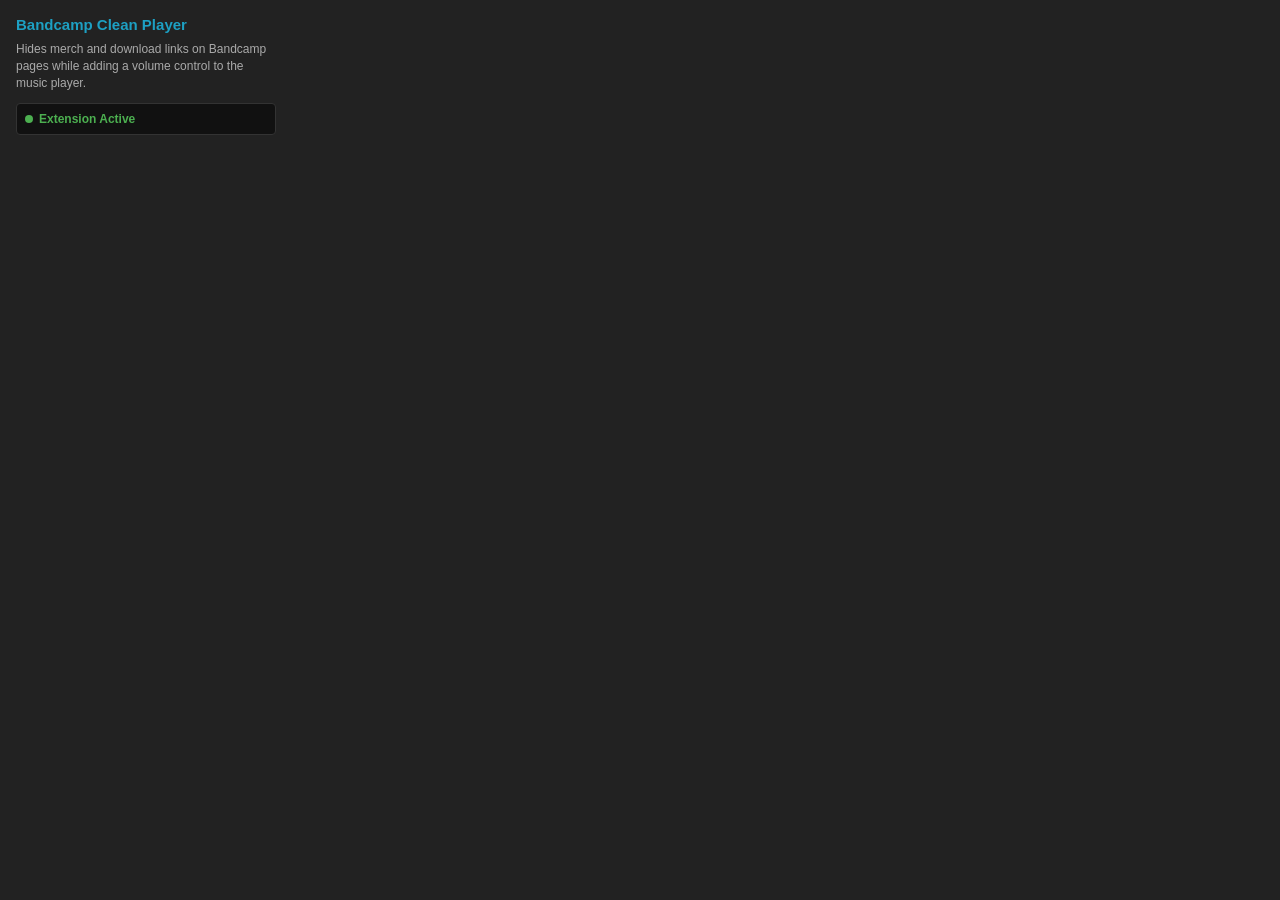
<file: BandcampCleanPlayer/popup.html>
<!DOCTYPE html>
<html lang="en">
<head>
  <meta charset="UTF-8">
  <meta name="viewport" content="width=device-width, initial-scale=1.0">
  <title>Bandcamp Clean Player</title>
  <style>
    body {
      width: 260px;
      margin: 0;
      padding: 16px;
      font-family: -apple-system, BlinkMacSystemFont, "Segoe UI", Roboto, Helvetica, Arial, sans-serif;
      background-color: #222;
      color: #eee;
    }
    h2 {
      margin: 0 0 8px 0;
      font-size: 15px;
      color: #1da0c3;
    }
    p {
      margin: 0 0 12px 0;
      font-size: 12px;
      line-height: 1.4;
      color: #aaa;
    }
    .status {
      display: flex;
      align-items: center;
      gap: 6px;
      font-size: 12px;
      font-weight: 600;
      color: #4caf50;
      background: #111;
      padding: 8px;
      border-radius: 4px;
      border: 1px solid #333;
    }
    .status-dot {
      width: 8px;
      height: 8px;
      border-radius: 50%;
      background-color: #4caf50;
    }
  </style>
</head>
<body>
  <h2>Bandcamp Clean Player</h2>
  <p>Hides merch and download links on Bandcamp pages while adding a volume control to the music player.</p>
  <div class="status">
    <span class="status-dot"></span>
    <span>Extension Active</span>
  </div>
  <script src="popup.js"></script>
</body>
</html>
</file>
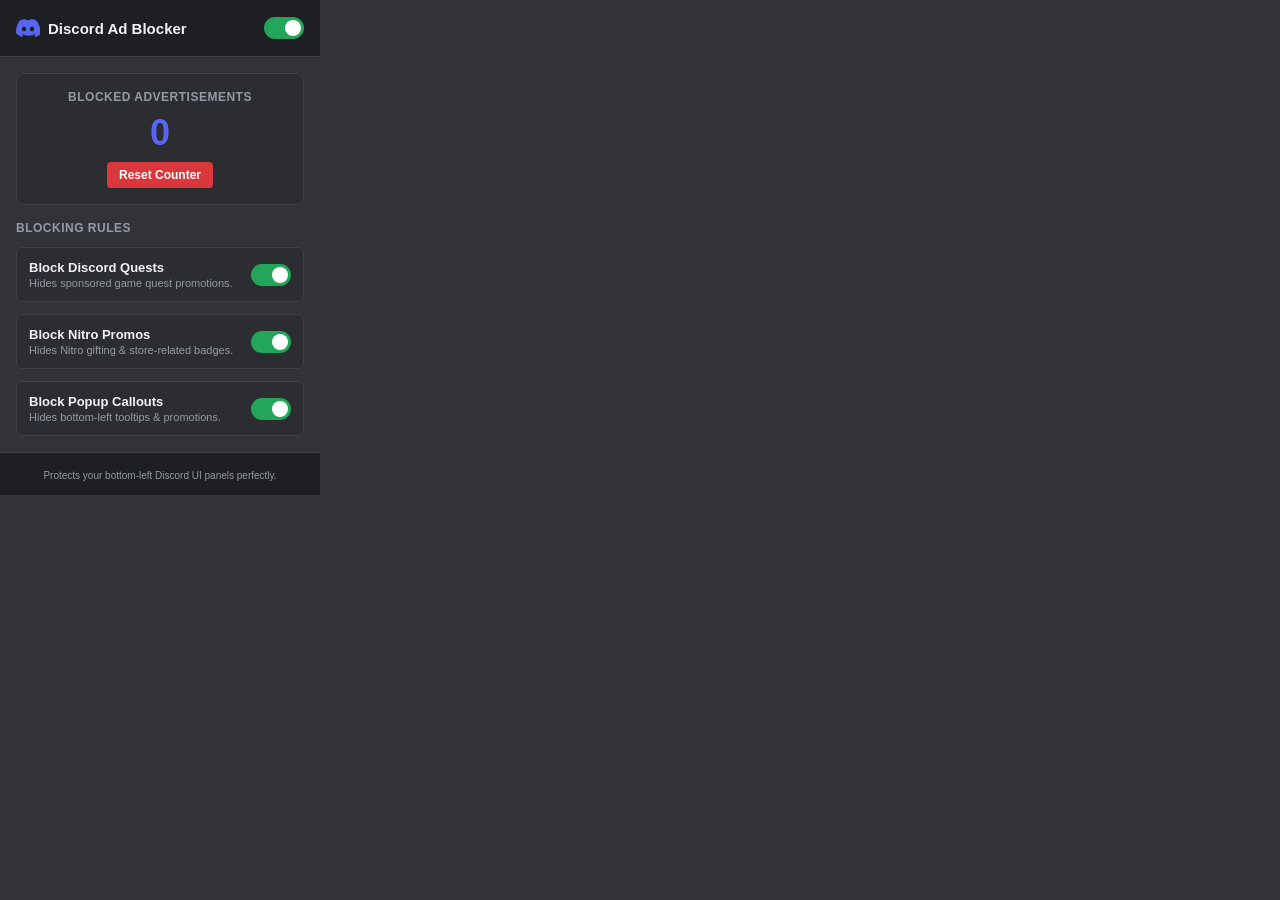
<file: DiscordBottomLeftAdBlocker/chrome-extension/popup.html>
<!DOCTYPE html>
<html lang="en">
<head>
  <meta charset="UTF-8">
  <meta name="viewport" content="width=device-width, initial-scale=1.0">
  <title>Discord Bottom-Left Ad Blocker</title>
  <link rel="stylesheet" href="styles.css">
</head>
<body>
  <div class="container">
    <header>
      <div class="logo-area">
        <svg class="logo" viewBox="0 0 127.14 96.36">
          <path fill="#5865F2" d="M107.7,8.07A105.15,105.15,0,0,0,77.26,0a77.19,77.19,0,0,0-3.3,6.83A96.67,96.67,0,0,0,53.22,6.83,77.19,77.19,0,0,0,49.88,0,105.15,105.15,0,0,0,19.44,8.07C3.66,31.58-1.86,54.65,1,77.53A105.73,105.73,0,0,0,32,96.36a77.7,77.7,0,0,0,6.63-10.85,68.43,68.43,0,0,1-10.5-5c.88-.65,1.72-1.34,2.51-2a75.58,75.58,0,0,0,73,0c.79.71,1.63,1.4,2.51,2a68.43,68.43,0,0,1-10.5,5,77.7,77.7,0,0,0,6.63,10.85,105.73,105.73,0,0,0,31-18.83C129.07,50.12,122.58,27.37,107.7,8.07ZM42.45,65.69C36.18,65.69,31,60,31,53S36.18,40.36,42.45,40.36,53.83,46,53.83,53,48.72,65.69,42.45,65.69Zm42.24,0C78.41,65.69,73.24,60,73.24,53S78.41,40.36,84.69,40.36,96.07,46,96.07,53,91,65.69,84.69,65.69Z"/>
        </svg>
        <h1>Discord Ad Blocker</h1>
      </div>
      <div class="master-control">
        <label class="switch">
          <input type="checkbox" id="master-enable" checked>
          <span class="slider round"></span>
        </label>
      </div>
    </header>

    <main>
      <div class="stats-card">
        <div class="stats-label">Blocked Advertisements</div>
        <div class="stats-value" id="blocked-count">0</div>
        <button class="btn btn-reset" id="reset-stats">Reset Counter</button>
      </div>

      <div class="settings-list">
        <h2>Blocking Rules</h2>

        <div class="setting-item">
          <div class="setting-info">
            <span class="setting-title">Block Discord Quests</span>
            <span class="setting-desc">Hides sponsored game quest promotions.</span>
          </div>
          <label class="switch">
            <input type="checkbox" id="block-quests" checked>
            <span class="slider round"></span>
          </label>
        </div>

        <div class="setting-item">
          <div class="setting-info">
            <span class="setting-title">Block Nitro Promos</span>
            <span class="setting-desc">Hides Nitro gifting & store-related badges.</span>
          </div>
          <label class="switch">
            <input type="checkbox" id="block-nitro" checked>
            <span class="slider round"></span>
          </label>
        </div>

        <div class="setting-item">
          <div class="setting-info">
            <span class="setting-title">Block Popup Callouts</span>
            <span class="setting-desc">Hides bottom-left tooltips & promotions.</span>
          </div>
          <label class="switch">
            <input type="checkbox" id="block-popups" checked>
            <span class="slider round"></span>
          </label>
        </div>
      </div>
    </main>

    <footer>
      <span>Protects your bottom-left Discord UI panels perfectly.</span>
    </footer>
  </div>
  <script src="popup.js"></script>
</body>
</html>
</file>
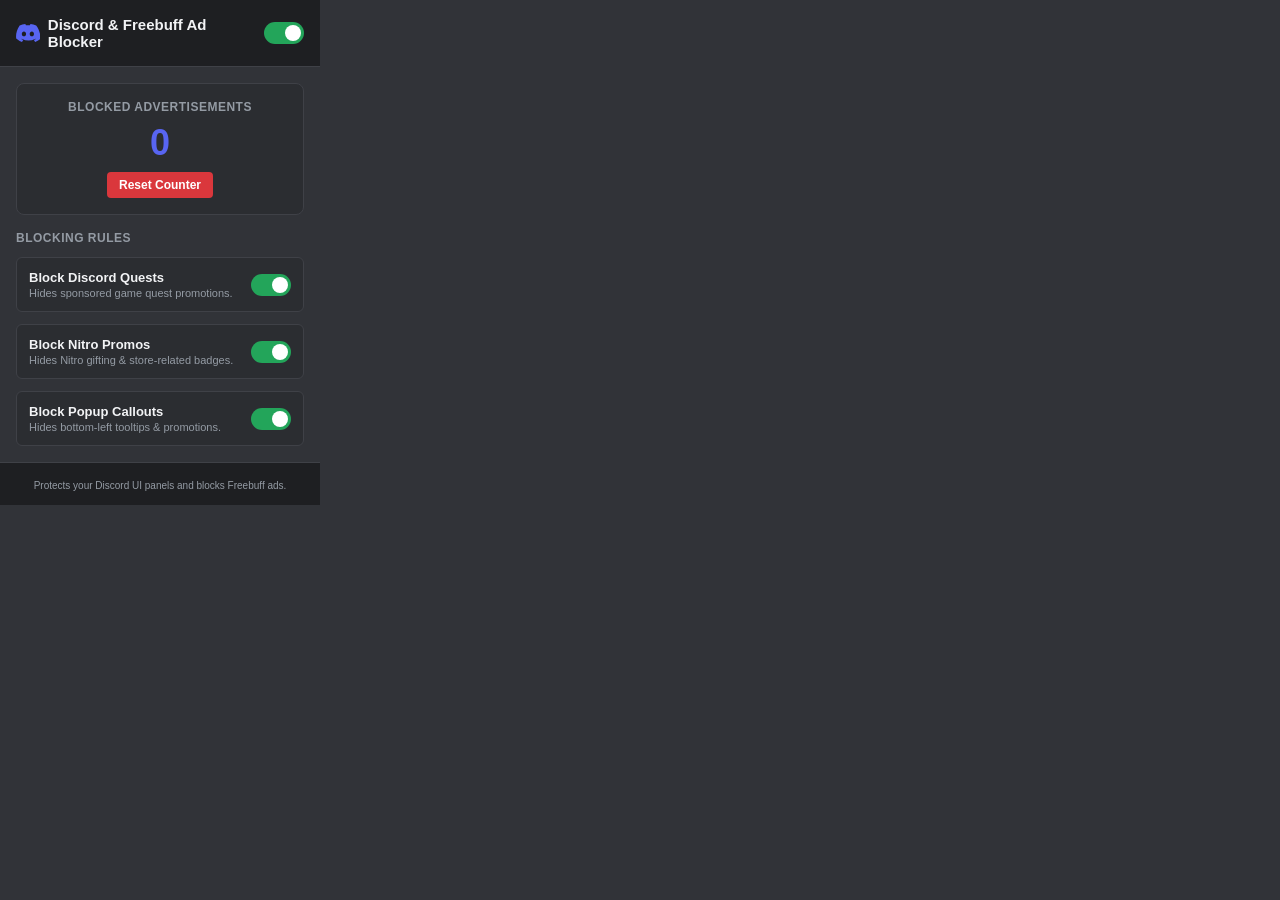
<file: extensions/DiscordBottomLeftAdBlocker/popup.html>
<!DOCTYPE html>
<html lang="en">
<head>
  <meta charset="UTF-8">
  <meta name="viewport" content="width=device-width, initial-scale=1.0">
  <title>Discord Bottom-Left Ad Blocker</title>
  <link rel="stylesheet" href="styles.css">
</head>
<body>
  <div class="container">
    <header>
      <div class="logo-area">
        <svg class="logo" viewBox="0 0 127.14 96.36">
          <path fill="#5865F2" d="M107.7,8.07A105.15,105.15,0,0,0,77.26,0a77.19,77.19,0,0,0-3.3,6.83A96.67,96.67,0,0,0,53.22,6.83,77.19,77.19,0,0,0,49.88,0,105.15,105.15,0,0,0,19.44,8.07C3.66,31.58-1.86,54.65,1,77.53A105.73,105.73,0,0,0,32,96.36a77.7,77.7,0,0,0,6.63-10.85,68.43,68.43,0,0,1-10.5-5c.88-.65,1.72-1.34,2.51-2a75.58,75.58,0,0,0,73,0c.79.71,1.63,1.4,2.51,2a68.43,68.43,0,0,1-10.5,5,77.7,77.7,0,0,0,6.63,10.85,105.73,105.73,0,0,0,31-18.83C129.07,50.12,122.58,27.37,107.7,8.07ZM42.45,65.69C36.18,65.69,31,60,31,53S36.18,40.36,42.45,40.36,53.83,46,53.83,53,48.72,65.69,42.45,65.69Zm42.24,0C78.41,65.69,73.24,60,73.24,53S78.41,40.36,84.69,40.36,96.07,46,96.07,53,91,65.69,84.69,65.69Z"/>
        </svg>
        <h1>Discord & Freebuff Ad Blocker</h1>
      </div>
      <div class="master-control">
        <label class="switch">
          <input type="checkbox" id="master-enable" checked>
          <span class="slider round"></span>
        </label>
      </div>
    </header>

    <main>
      <div class="stats-card">
        <div class="stats-label">Blocked Advertisements</div>
        <div class="stats-value" id="blocked-count">0</div>
        <button class="btn btn-reset" id="reset-stats">Reset Counter</button>
      </div>

      <div class="settings-list">
        <h2>Blocking Rules</h2>

        <div class="setting-item">
          <div class="setting-info">
            <span class="setting-title">Block Discord Quests</span>
            <span class="setting-desc">Hides sponsored game quest promotions.</span>
          </div>
          <label class="switch">
            <input type="checkbox" id="block-quests" checked>
            <span class="slider round"></span>
          </label>
        </div>

        <div class="setting-item">
          <div class="setting-info">
            <span class="setting-title">Block Nitro Promos</span>
            <span class="setting-desc">Hides Nitro gifting & store-related badges.</span>
          </div>
          <label class="switch">
            <input type="checkbox" id="block-nitro" checked>
            <span class="slider round"></span>
          </label>
        </div>

        <div class="setting-item">
          <div class="setting-info">
            <span class="setting-title">Block Popup Callouts</span>
            <span class="setting-desc">Hides bottom-left tooltips & promotions.</span>
          </div>
          <label class="switch">
            <input type="checkbox" id="block-popups" checked>
            <span class="slider round"></span>
          </label>
        </div>
      </div>
    </main>

    <footer>
      <span>Protects your Discord UI panels and blocks Freebuff ads.</span>
    </footer>
  </div>
  <script src="popup.js"></script>
</body>
</html>
</file>
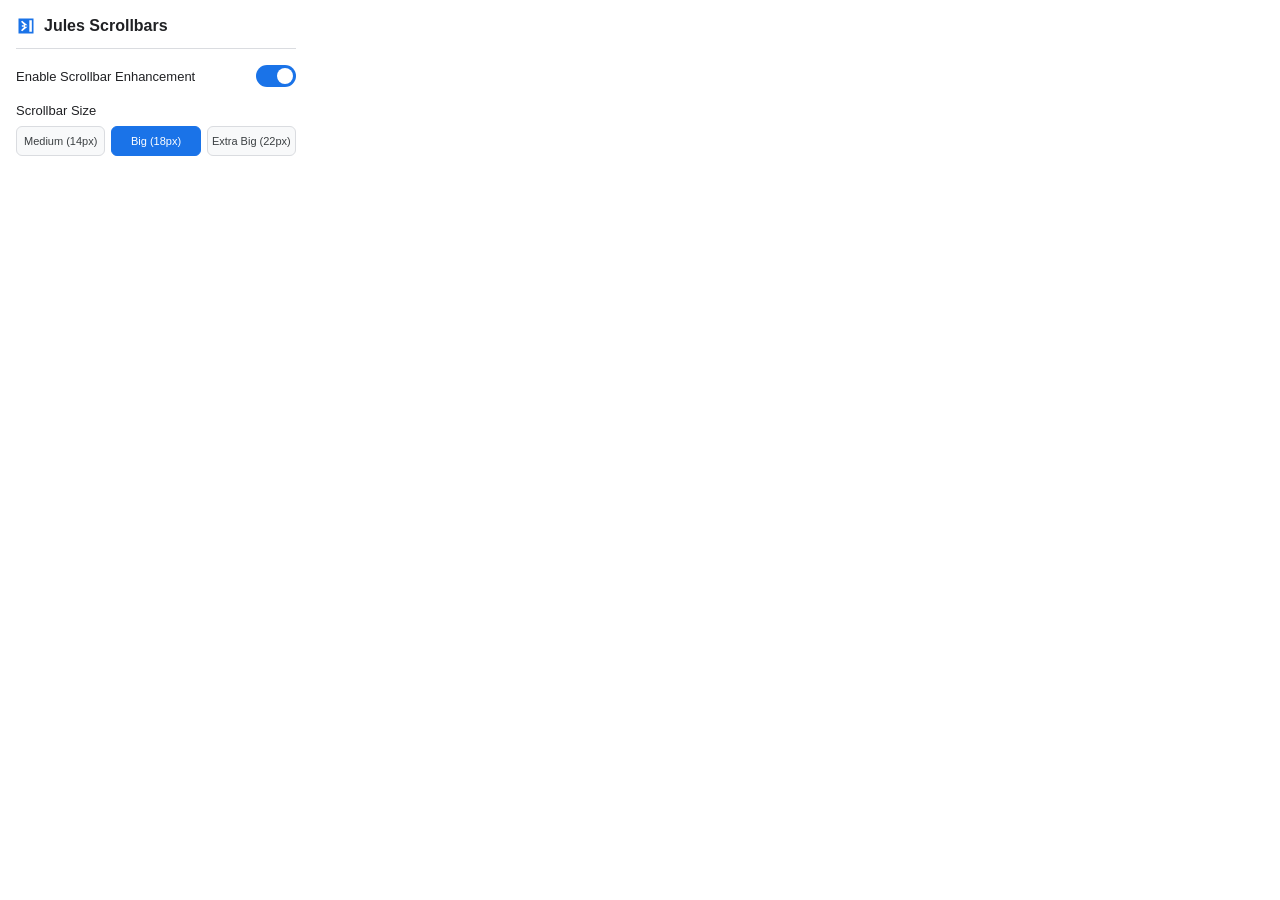
<file: extensions/JulesScrollbarEnhancer/popup.html>
<!DOCTYPE html>
<html lang="en">
<head>
  <meta charset="UTF-8">
  <meta name="viewport" content="width=device-width, initial-scale=1.0">
  <title>Jules Scrollbar Options</title>
  <link rel="stylesheet" href="popup.css">
</head>
<body>
  <div class="header">
    <div class="title-container">
      <svg class="icon" viewBox="0 0 24 24" width="20" height="20">
        <path fill="currentColor" d="M3 3h18v18H3V3zm16 16V5h-3v14h3zM6 7l4 4H7v2h3l-4 4 1.41 1.41L13.83 13H11v-2h2.83L7.41 5.59 6 7z"/>
      </svg>
      <h2>Jules Scrollbars</h2>
    </div>
  </div>

  <div class="content">
    <div class="option-row">
      <span class="option-label">Enable Scrollbar Enhancement</span>
      <label class="switch">
        <input type="checkbox" id="toggle-enabled" checked>
        <span class="slider round"></span>
      </label>
    </div>

    <div class="option-row vertical">
      <span class="option-label">Scrollbar Size</span>
      <div class="size-buttons">
        <button class="size-btn" data-size="14px">Medium (14px)</button>
        <button class="size-btn active" data-size="18px">Big (18px)</button>
        <button class="size-btn" data-size="22px">Extra Big (22px)</button>
      </div>
    </div>

    <div class="status-msg" id="status-msg">Settings saved!</div>
  </div>

  <script src="popup.js"></script>
</body>
</html>
</file>
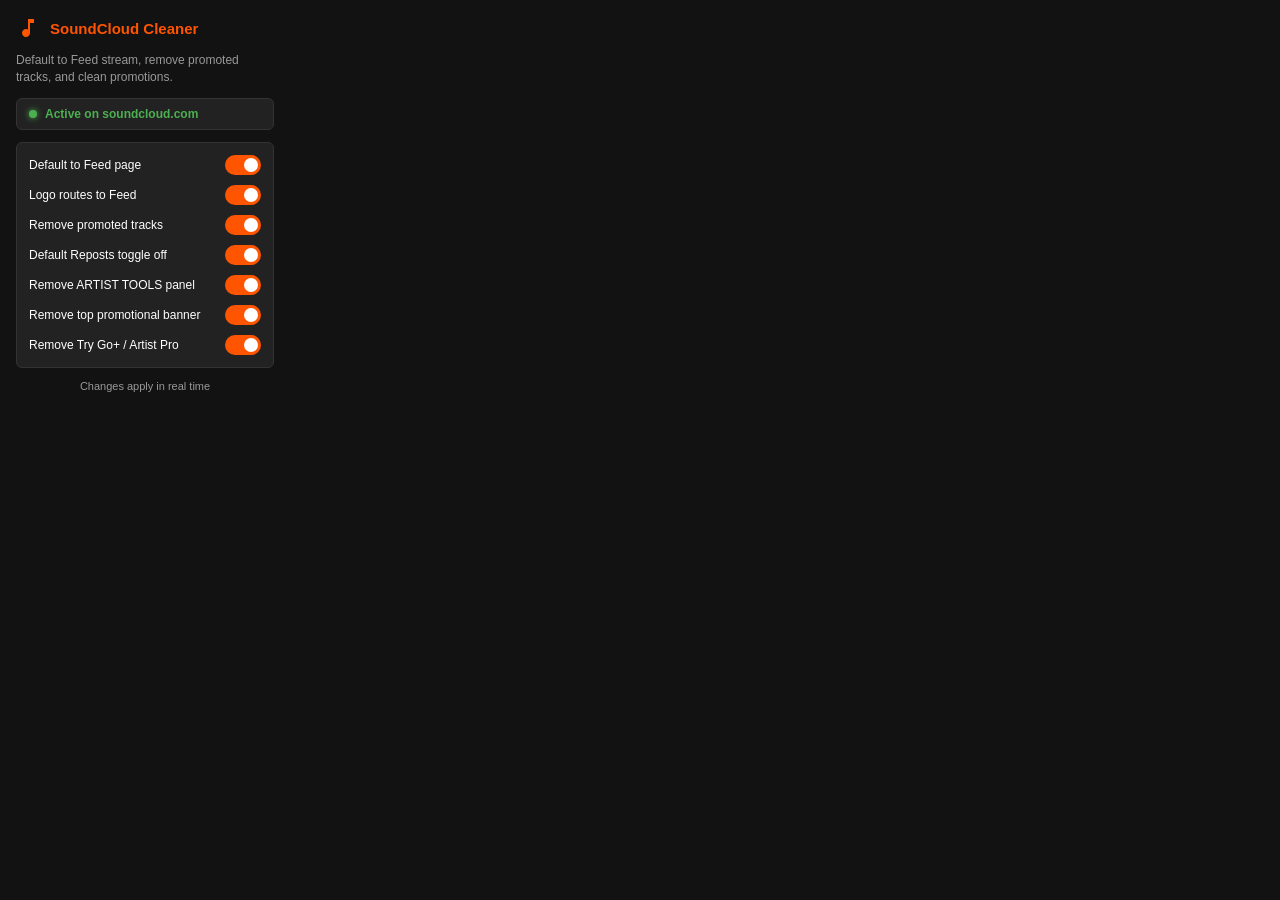
<file: extensions/SoundCloudFeedDefault/popup.html>
<!DOCTYPE html>
<html lang="en">
<head>
  <meta charset="UTF-8">
  <meta name="viewport" content="width=device-width, initial-scale=1.0">
  <title>SoundCloud Feed Default</title>
  <style>
    :root {
      --sc-orange: #ff5500;
      --sc-dark: #121212;
      --sc-card: #222222;
      --sc-text: #ffffff;
      --sc-muted: #999999;
      --sc-border: #333333;
    }

    * {
      box-sizing: border-box;
    }

    body {
      width: 290px;
      margin: 0;
      padding: 16px;
      font-family: -apple-system, BlinkMacSystemFont, "Segoe UI", Roboto, Helvetica, Arial, sans-serif;
      background-color: var(--sc-dark);
      color: var(--sc-text);
    }

    .header {
      display: flex;
      align-items: center;
      gap: 10px;
      margin-bottom: 12px;
    }

    .logo-icon {
      width: 24px;
      height: 24px;
      fill: var(--sc-orange);
    }

    h2 {
      margin: 0;
      font-size: 15px;
      font-weight: 700;
      color: var(--sc-orange);
    }

    .subtitle {
      margin: 0 0 12px 0;
      font-size: 12px;
      line-height: 1.4;
      color: var(--sc-muted);
    }

    .status-badge {
      display: flex;
      align-items: center;
      gap: 8px;
      font-size: 12px;
      font-weight: 600;
      color: #4caf50;
      background: var(--sc-card);
      padding: 8px 12px;
      border-radius: 6px;
      border: 1px solid var(--sc-border);
      margin-bottom: 12px;
    }

    .status-dot {
      width: 8px;
      height: 8px;
      border-radius: 50%;
      background-color: #4caf50;
      box-shadow: 0 0 6px #4caf50;
    }

    .settings-list {
      display: flex;
      flex-direction: column;
      gap: 10px;
      background: var(--sc-card);
      border: 1px solid var(--sc-border);
      border-radius: 6px;
      padding: 12px;
    }

    .setting-item {
      display: flex;
      align-items: center;
      justify-content: space-between;
      gap: 8px;
      cursor: pointer;
    }

    .setting-label {
      font-size: 12px;
      font-weight: 500;
      user-select: none;
    }

    /* Modern toggle switch */
    .switch {
      position: relative;
      display: inline-block;
      width: 36px;
      height: 20px;
      flex-shrink: 0;
    }

    .switch input {
      opacity: 0;
      width: 0;
      height: 0;
    }

    .slider {
      position: absolute;
      cursor: pointer;
      top: 0;
      left: 0;
      right: 0;
      bottom: 0;
      background-color: #444;
      transition: .2s ease-in-out;
      border-radius: 20px;
    }

    .slider:before {
      position: absolute;
      content: "";
      height: 14px;
      width: 14px;
      left: 3px;
      bottom: 3px;
      background-color: #fff;
      transition: .2s ease-in-out;
      border-radius: 50%;
    }

    input:checked + .slider {
      background-color: var(--sc-orange);
    }

    input:checked + .slider:before {
      transform: translateX(16px);
    }

    .footer {
      margin-top: 12px;
      font-size: 11px;
      color: var(--sc-muted);
      text-align: center;
    }
  </style>
</head>
<body>
  <div class="header">
    <svg class="logo-icon" viewBox="0 0 24 24">
      <path d="M12 3v10.55c-.59-.34-1.27-.55-2-.55-2.21 0-4 1.79-4 4s1.79 4 4 4 4-1.79 4-4V7h4V3h-6z"/>
    </svg>
    <h2>SoundCloud Cleaner</h2>
  </div>
  <p class="subtitle">Default to Feed stream, remove promoted tracks, and clean promotions.</p>

  <div class="status-badge">
    <span class="status-dot"></span>
    <span>Active on soundcloud.com</span>
  </div>

  <div class="settings-list">
    <label class="setting-item" for="defaultToFeed">
      <span class="setting-label">Default to Feed page</span>
      <span class="switch">
        <input type="checkbox" id="defaultToFeed" checked>
        <span class="slider"></span>
      </span>
    </label>

    <label class="setting-item" for="routeLogoToFeed">
      <span class="setting-label">Logo routes to Feed</span>
      <span class="switch">
        <input type="checkbox" id="routeLogoToFeed" checked>
        <span class="slider"></span>
      </span>
    </label>

    <label class="setting-item" for="removePromotedTracks">
      <span class="setting-label">Remove promoted tracks</span>
      <span class="switch">
        <input type="checkbox" id="removePromotedTracks" checked>
        <span class="slider"></span>
      </span>
    </label>

    <label class="setting-item" for="defaultRepostsOff">
      <span class="setting-label">Default Reposts toggle off</span>
      <span class="switch">
        <input type="checkbox" id="defaultRepostsOff" checked>
        <span class="slider"></span>
      </span>
    </label>

    <label class="setting-item" for="removeArtistTools">
      <span class="setting-label">Remove ARTIST TOOLS panel</span>
      <span class="switch">
        <input type="checkbox" id="removeArtistTools" checked>
        <span class="slider"></span>
      </span>
    </label>

    <label class="setting-item" for="removeTopBanner">
      <span class="setting-label">Remove top promotional banner</span>
      <span class="switch">
        <input type="checkbox" id="removeTopBanner" checked>
        <span class="slider"></span>
      </span>
    </label>

    <label class="setting-item" for="removeUpsellLinks">
      <span class="setting-label">Remove Try Go+ / Artist Pro</span>
      <span class="switch">
        <input type="checkbox" id="removeUpsellLinks" checked>
        <span class="slider"></span>
      </span>
    </label>
  </div>

  <div class="footer">Changes apply in real time</div>

  <script src="popup.js"></script>
</body>
</html>
</file>
<file: DiscordBottomLeftAdBlocker/chrome-extension/styles.css>
/* Discord Bottom-Left Ad Blocker Popup Stylesheet */
:root {
  --bg-primary: #313338;
  --bg-secondary: #2b2d31;
  --bg-tertiary: #1e1f22;
  --text-normal: #f2f3f5;
  --text-muted: #949ba4;
  --brand-blurple: #5865f2;
  --brand-active: #4752c4;
  --success-green: #23a55a;
  --danger-red: #da373c;
  --border-color: #3f4147;
}

body {
  margin: 0;
  padding: 0;
  font-family: 'gg sans', 'Noto Sans', 'Helvetica Neue', Helvetica, Arial, sans-serif;
  background-color: var(--bg-primary);
  color: var(--text-normal);
  width: 320px;
  box-sizing: border-box;
}

.container {
  display: flex;
  flex-direction: column;
}

header {
  display: flex;
  justify-content: space-between;
  align-items: center;
  padding: 16px;
  background-color: var(--bg-tertiary);
  border-bottom: 1px solid var(--border-color);
}

.logo-area {
  display: flex;
  align-items: center;
  gap: 8px;
}

.logo {
  width: 24px;
  height: 24px;
}

h1 {
  margin: 0;
  font-size: 15px;
  font-weight: 700;
  color: var(--text-normal);
}

main {
  padding: 16px;
  display: flex;
  flex-direction: column;
  gap: 16px;
}

.stats-card {
  background-color: var(--bg-secondary);
  border-radius: 8px;
  padding: 16px;
  display: flex;
  flex-direction: column;
  align-items: center;
  gap: 8px;
  border: 1px solid var(--border-color);
}

.stats-label {
  font-size: 12px;
  font-weight: 700;
  text-transform: uppercase;
  color: var(--text-muted);
  letter-spacing: 0.5px;
}

.stats-value {
  font-size: 36px;
  font-weight: 800;
  color: var(--brand-blurple);
}

.btn {
  background: none;
  border: none;
  border-radius: 4px;
  padding: 6px 12px;
  font-size: 12px;
  font-weight: 600;
  cursor: pointer;
  transition: background-color 0.15s ease;
}

.btn-reset {
  background-color: var(--danger-red);
  color: #ffffff;
}

.btn-reset:hover {
  background-color: #a92b2f;
}

.settings-list {
  display: flex;
  flex-direction: column;
  gap: 12px;
}

h2 {
  margin: 0;
  font-size: 12px;
  font-weight: 700;
  text-transform: uppercase;
  color: var(--text-muted);
  letter-spacing: 0.5px;
}

.setting-item {
  display: flex;
  justify-content: space-between;
  align-items: center;
  background-color: var(--bg-secondary);
  padding: 12px;
  border-radius: 6px;
  border: 1px solid var(--border-color);
}

.setting-info {
  display: flex;
  flex-direction: column;
  gap: 2px;
  max-width: 210px;
}

.setting-title {
  font-size: 13px;
  font-weight: 600;
  color: var(--text-normal);
}

.setting-desc {
  font-size: 11px;
  color: var(--text-muted);
}

/* Switch styling (native-like toggle buttons) */
.switch {
  position: relative;
  display: inline-block;
  width: 40px;
  height: 22px;
  flex-shrink: 0;
}

.switch input {
  opacity: 0;
  width: 0;
  height: 0;
}

.slider {
  position: absolute;
  cursor: pointer;
  top: 0;
  left: 0;
  right: 0;
  bottom: 0;
  background-color: #80848e;
  transition: .15s ease-in-out;
}

.slider:before {
  position: absolute;
  content: "";
  height: 16px;
  width: 16px;
  left: 3px;
  bottom: 3px;
  background-color: white;
  transition: .15s ease-in-out;
}

input:checked + .slider {
  background-color: var(--success-green);
}

input:focus + .slider {
  box-shadow: 0 0 1px var(--success-green);
}

input:checked + .slider:before {
  transform: translateX(18px);
}

.slider.round {
  border-radius: 22px;
}

.slider.round:before {
  border-radius: 50%;
}

footer {
  padding: 12px 16px;
  background-color: var(--bg-tertiary);
  border-top: 1px solid var(--border-color);
  text-align: center;
}

footer span {
  font-size: 10px;
  color: var(--text-muted);
}
</file>
<file: extensions/DiscordBottomLeftAdBlocker/styles.css>
/* Discord Bottom-Left Ad Blocker Popup Stylesheet */
:root {
  --bg-primary: #313338;
  --bg-secondary: #2b2d31;
  --bg-tertiary: #1e1f22;
  --text-normal: #f2f3f5;
  --text-muted: #949ba4;
  --brand-blurple: #5865f2;
  --brand-active: #4752c4;
  --success-green: #23a55a;
  --danger-red: #da373c;
  --border-color: #3f4147;
}

body {
  margin: 0;
  padding: 0;
  font-family: 'gg sans', 'Noto Sans', 'Helvetica Neue', Helvetica, Arial, sans-serif;
  background-color: var(--bg-primary);
  color: var(--text-normal);
  width: 320px;
  box-sizing: border-box;
}

.container {
  display: flex;
  flex-direction: column;
}

header {
  display: flex;
  justify-content: space-between;
  align-items: center;
  padding: 16px;
  background-color: var(--bg-tertiary);
  border-bottom: 1px solid var(--border-color);
}

.logo-area {
  display: flex;
  align-items: center;
  gap: 8px;
}

.logo {
  width: 24px;
  height: 24px;
}

h1 {
  margin: 0;
  font-size: 15px;
  font-weight: 700;
  color: var(--text-normal);
}

main {
  padding: 16px;
  display: flex;
  flex-direction: column;
  gap: 16px;
}

.stats-card {
  background-color: var(--bg-secondary);
  border-radius: 8px;
  padding: 16px;
  display: flex;
  flex-direction: column;
  align-items: center;
  gap: 8px;
  border: 1px solid var(--border-color);
}

.stats-label {
  font-size: 12px;
  font-weight: 700;
  text-transform: uppercase;
  color: var(--text-muted);
  letter-spacing: 0.5px;
}

.stats-value {
  font-size: 36px;
  font-weight: 800;
  color: var(--brand-blurple);
}

.btn {
  background: none;
  border: none;
  border-radius: 4px;
  padding: 6px 12px;
  font-size: 12px;
  font-weight: 600;
  cursor: pointer;
  transition: background-color 0.15s ease;
}

.btn-reset {
  background-color: var(--danger-red);
  color: #ffffff;
}

.btn-reset:hover {
  background-color: #a92b2f;
}

.settings-list {
  display: flex;
  flex-direction: column;
  gap: 12px;
}

h2 {
  margin: 0;
  font-size: 12px;
  font-weight: 700;
  text-transform: uppercase;
  color: var(--text-muted);
  letter-spacing: 0.5px;
}

.setting-item {
  display: flex;
  justify-content: space-between;
  align-items: center;
  background-color: var(--bg-secondary);
  padding: 12px;
  border-radius: 6px;
  border: 1px solid var(--border-color);
}

.setting-info {
  display: flex;
  flex-direction: column;
  gap: 2px;
  max-width: 210px;
}

.setting-title {
  font-size: 13px;
  font-weight: 600;
  color: var(--text-normal);
}

.setting-desc {
  font-size: 11px;
  color: var(--text-muted);
}

/* Switch styling (native-like toggle buttons) */
.switch {
  position: relative;
  display: inline-block;
  width: 40px;
  height: 22px;
  flex-shrink: 0;
}

.switch input {
  opacity: 0;
  width: 0;
  height: 0;
}

.slider {
  position: absolute;
  cursor: pointer;
  top: 0;
  left: 0;
  right: 0;
  bottom: 0;
  background-color: #80848e;
  transition: .15s ease-in-out;
}

.slider:before {
  position: absolute;
  content: "";
  height: 16px;
  width: 16px;
  left: 3px;
  bottom: 3px;
  background-color: white;
  transition: .15s ease-in-out;
}

input:checked + .slider {
  background-color: var(--success-green);
}

input:focus + .slider {
  box-shadow: 0 0 1px var(--success-green);
}

input:checked + .slider:before {
  transform: translateX(18px);
}

.slider.round {
  border-radius: 22px;
}

.slider.round:before {
  border-radius: 50%;
}

footer {
  padding: 12px 16px;
  background-color: var(--bg-tertiary);
  border-top: 1px solid var(--border-color);
  text-align: center;
}

footer span {
  font-size: 10px;
  color: var(--text-muted);
}
</file>
<file: extensions/JulesScrollbarEnhancer/popup.css>
body {
  font-family: -apple-system, BlinkMacSystemFont, "Segoe UI", Roboto, Helvetica, Arial, sans-serif;
  width: 280px;
  margin: 0;
  padding: 16px;
  background-color: #ffffff;
  color: #202124;
}

@media (prefers-color-scheme: dark) {
  body {
    background-color: #202124;
    color: #e8eaed;
  }
}

.header {
  border-bottom: 1px solid #dadce0;
  padding-bottom: 12px;
  margin-bottom: 16px;
}

@media (prefers-color-scheme: dark) {
  .header {
    border-bottom-color: #3c4043;
  }
}

.title-container {
  display: flex;
  align-items: center;
  gap: 8px;
}

.title-container h2 {
  font-size: 16px;
  font-weight: 600;
  margin: 0;
}

.icon {
  color: #1a73e8;
}

@media (prefers-color-scheme: dark) {
  .icon {
    color: #8ab4f8;
  }
}

.content {
  display: flex;
  flex-direction: column;
  gap: 16px;
}

.option-row {
  display: flex;
  justify-content: space-between;
  align-items: center;
}

.option-row.vertical {
  flex-direction: column;
  align-items: flex-start;
  gap: 8px;
}

.option-label {
  font-size: 13px;
  font-weight: 500;
}

.size-buttons {
  display: flex;
  gap: 6px;
  width: 100%;
}

.size-btn {
  flex: 1;
  padding: 8px 4px;
  font-size: 11px;
  font-weight: 500;
  border: 1px solid #dadce0;
  border-radius: 6px;
  background-color: #f8f9fa;
  color: #3c4043;
  cursor: pointer;
  transition: all 0.15s ease;
}

@media (prefers-color-scheme: dark) {
  .size-btn {
    border-color: #5f6368;
    background-color: #303134;
    color: #e8eaed;
  }
}

.size-btn:hover {
  background-color: #e8eaed;
}

@media (prefers-color-scheme: dark) {
  .size-btn:hover {
    background-color: #3c4043;
  }
}

.size-btn.active {
  background-color: #1a73e8;
  color: #ffffff;
  border-color: #1a73e8;
}

@media (prefers-color-scheme: dark) {
  .size-btn.active {
    background-color: #8ab4f8;
    color: #202124;
    border-color: #8ab4f8;
  }
}

/* Switch styling */
.switch {
  position: relative;
  display: inline-block;
  width: 40px;
  height: 22px;
}

.switch input {
  opacity: 0;
  width: 0;
  height: 0;
}

.slider {
  position: absolute;
  cursor: pointer;
  top: 0; left: 0; right: 0; bottom: 0;
  background-color: #ccc;
  transition: .2s;
}

.slider:before {
  position: absolute;
  content: "";
  height: 16px;
  width: 16px;
  left: 3px;
  bottom: 3px;
  background-color: white;
  transition: .2s;
}

input:checked + .slider {
  background-color: #1a73e8;
}

@media (prefers-color-scheme: dark) {
  input:checked + .slider {
    background-color: #8ab4f8;
  }
}

input:checked + .slider:before {
  transform: translateX(18px);
}

.slider.round {
  border-radius: 22px;
}

.slider.round:before {
  border-radius: 50%;
}

.status-msg {
  font-size: 11px;
  color: #188038;
  text-align: center;
  opacity: 0;
  transition: opacity 0.3s ease;
}

@media (prefers-color-scheme: dark) {
  .status-msg {
    color: #81c995;
  }
}

.status-msg.visible {
  opacity: 1;
}
</file>
